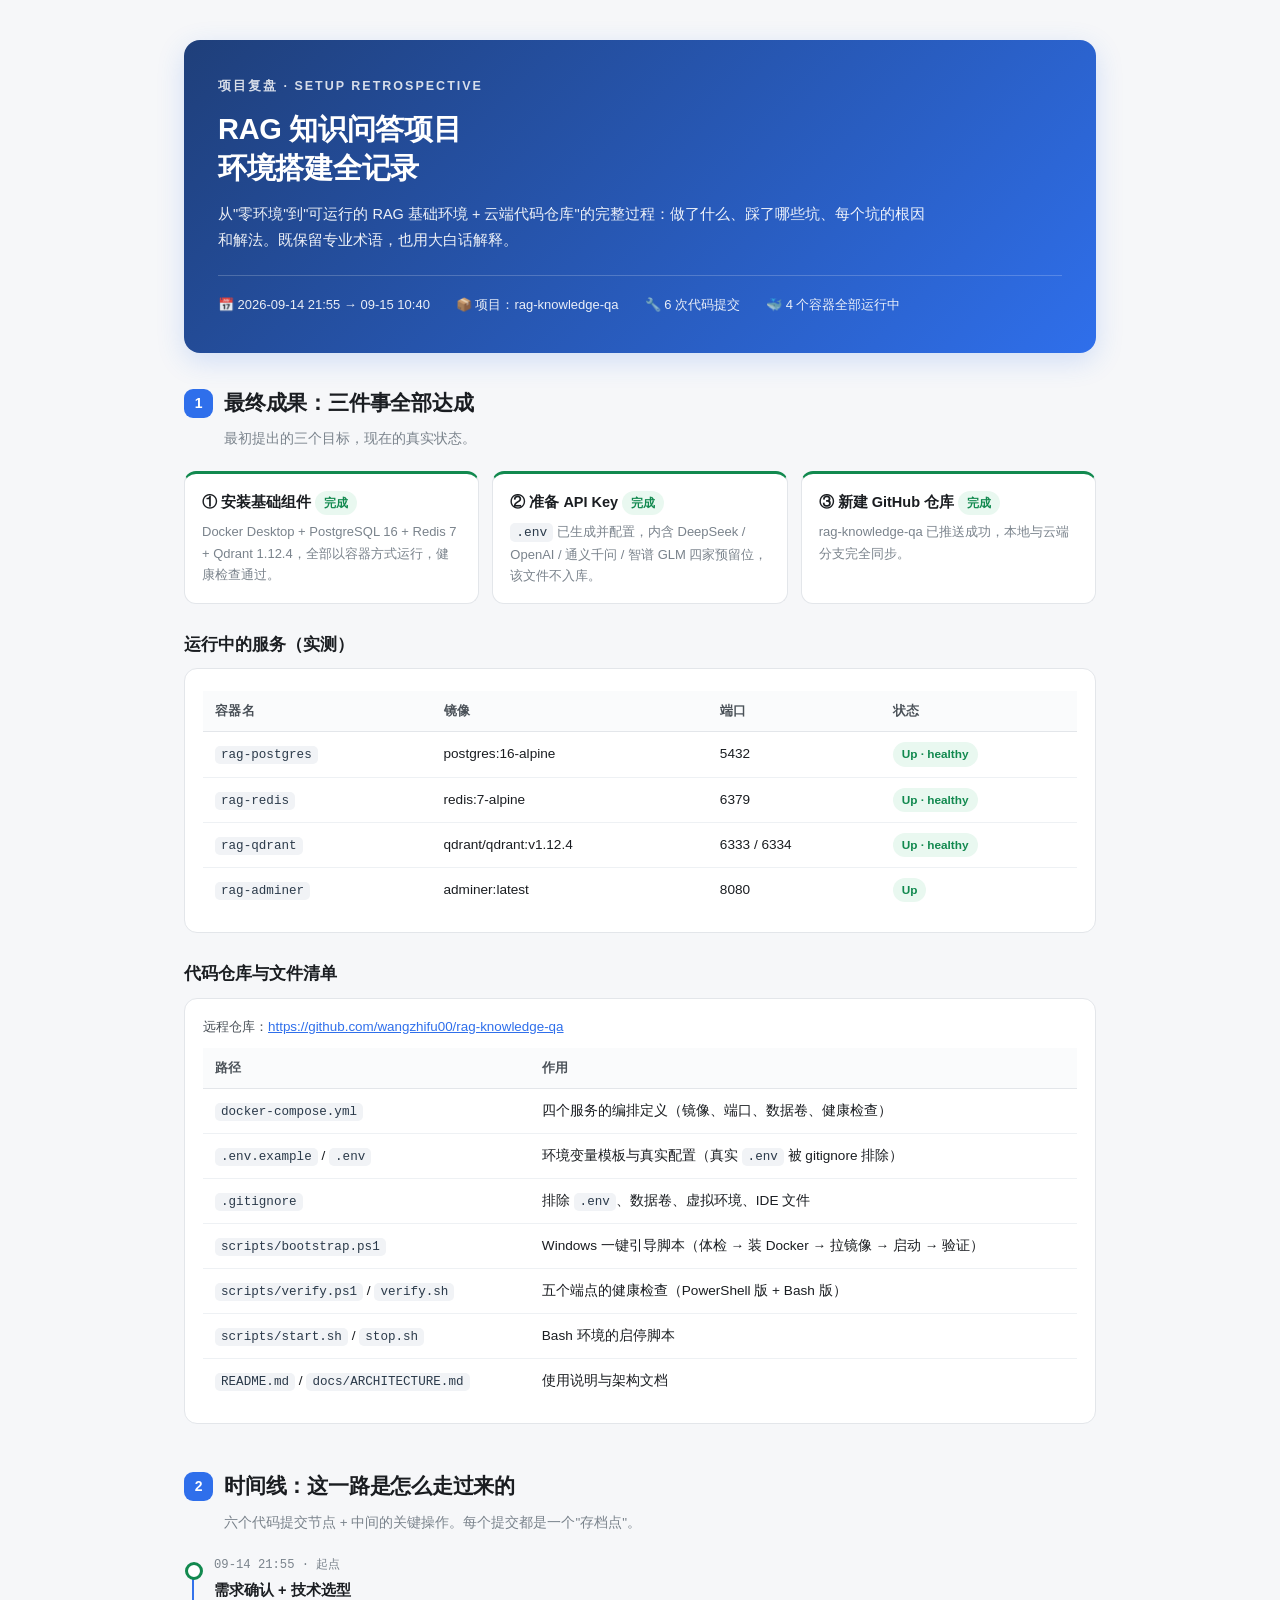
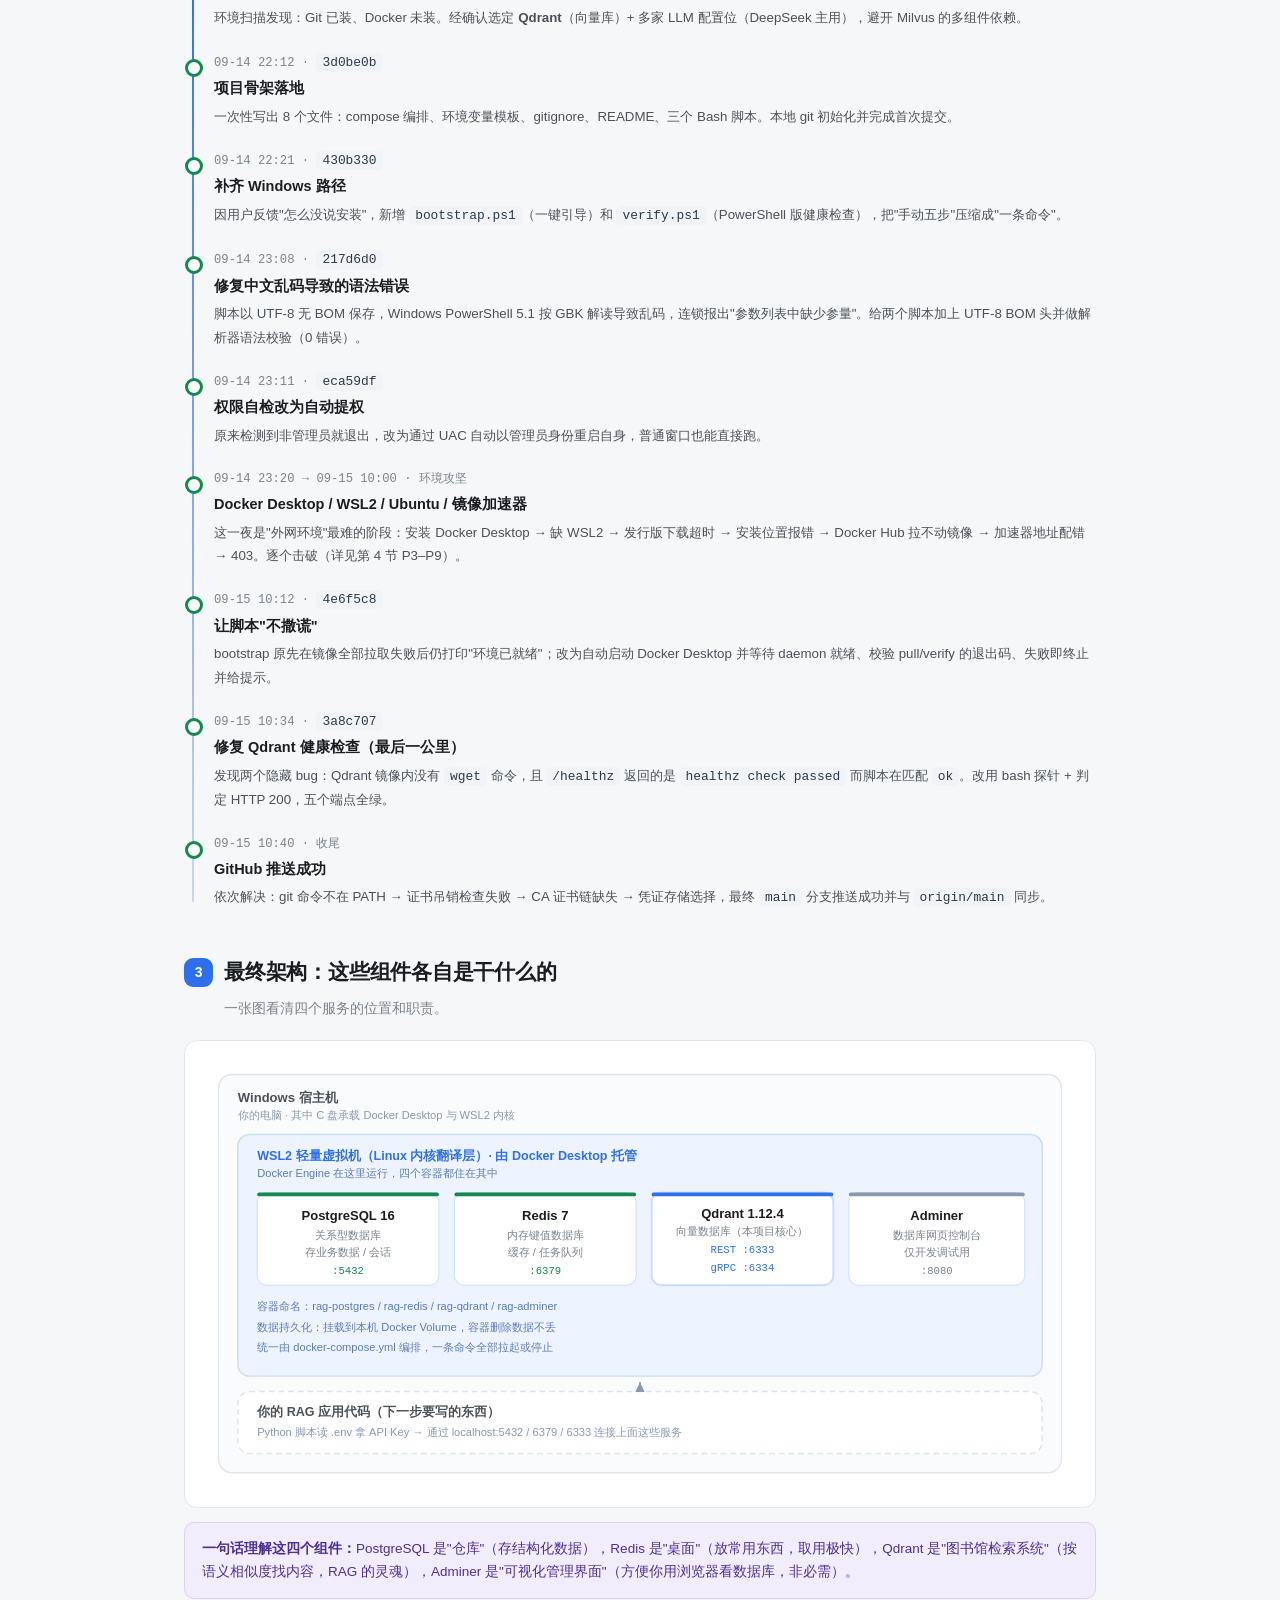
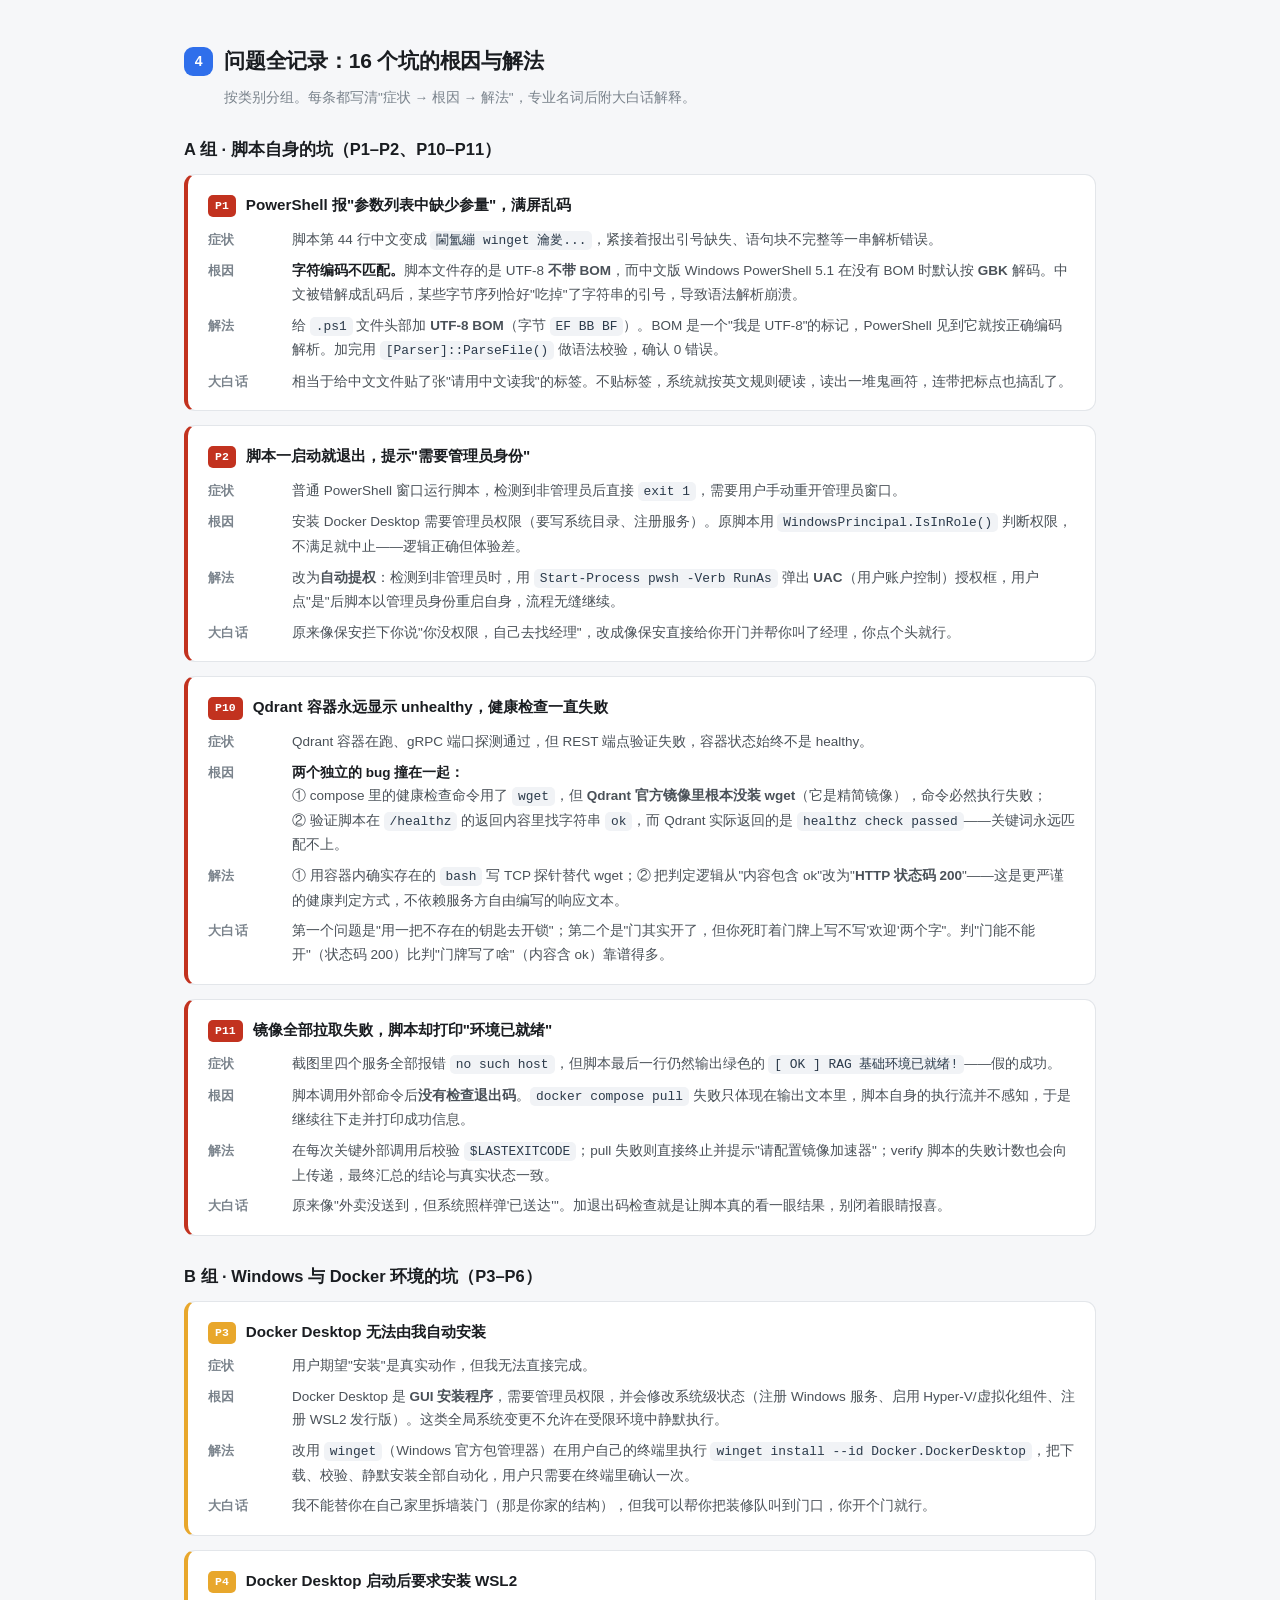
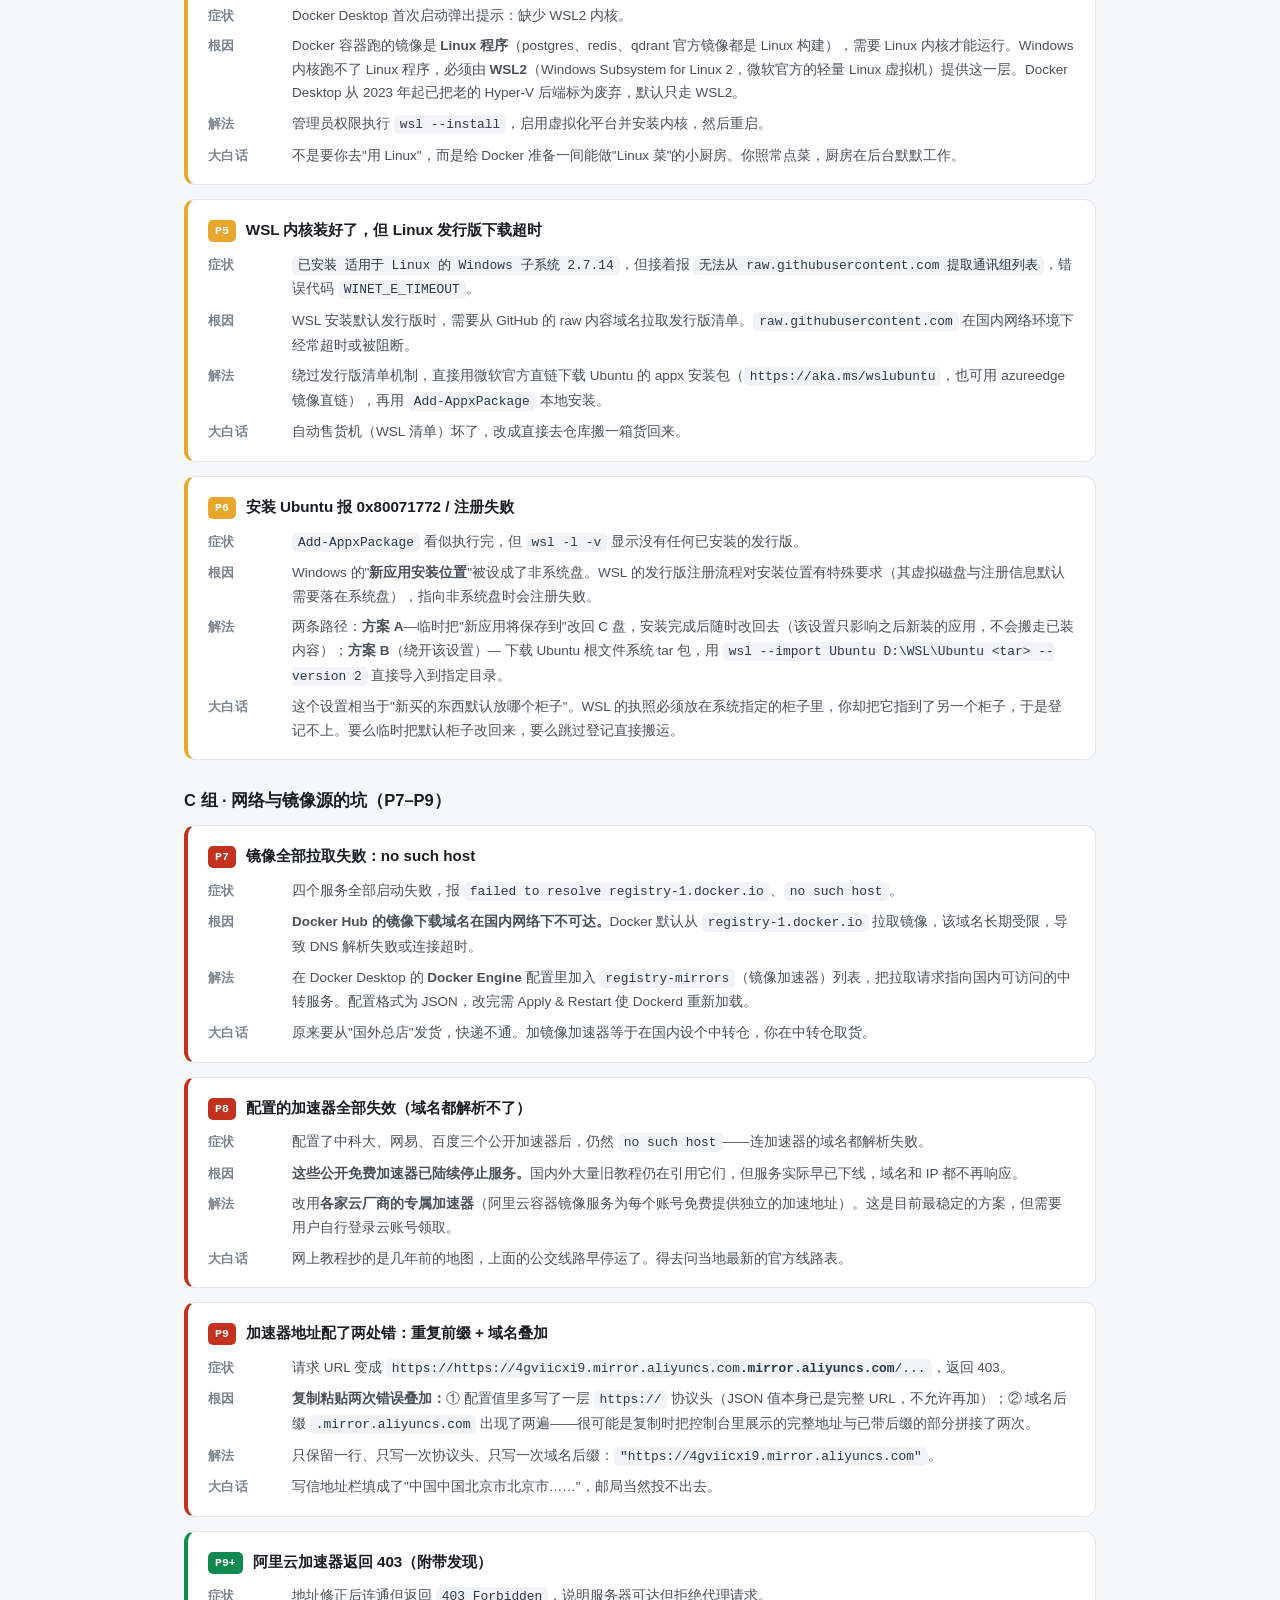
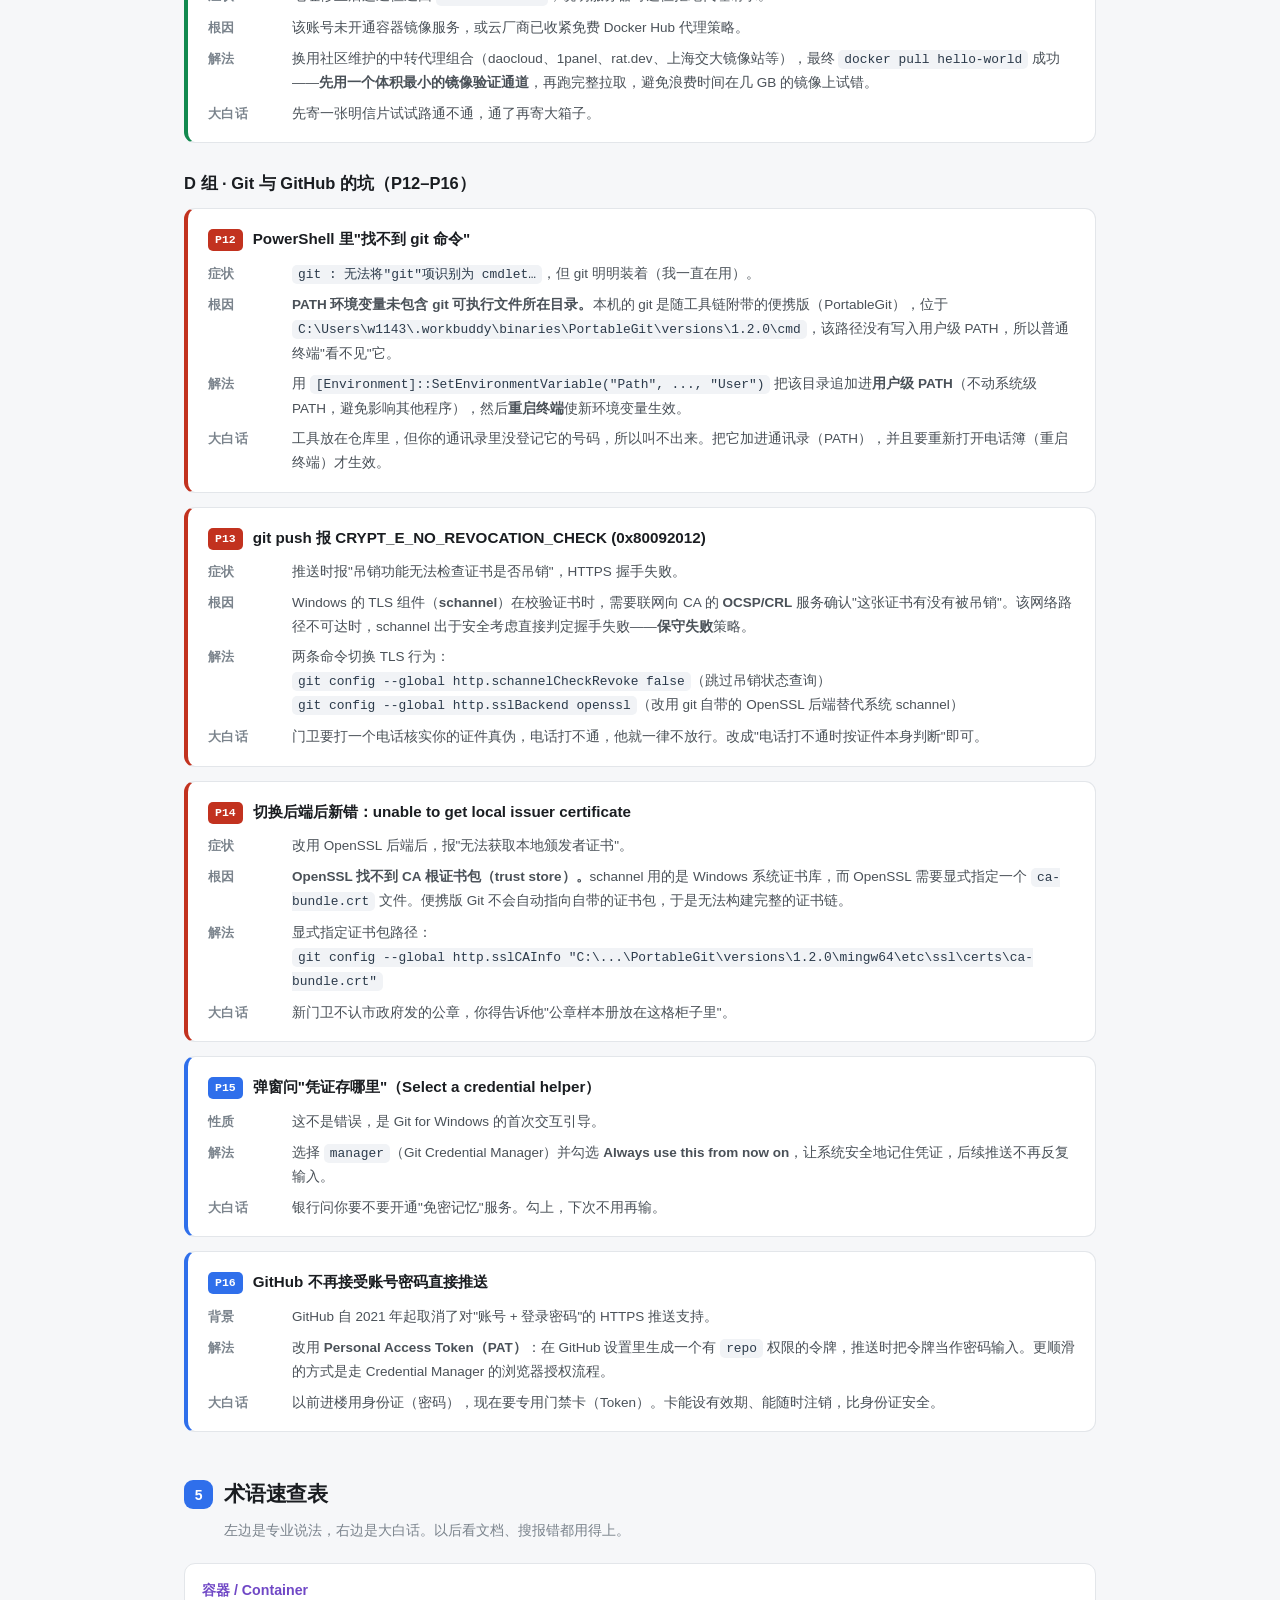
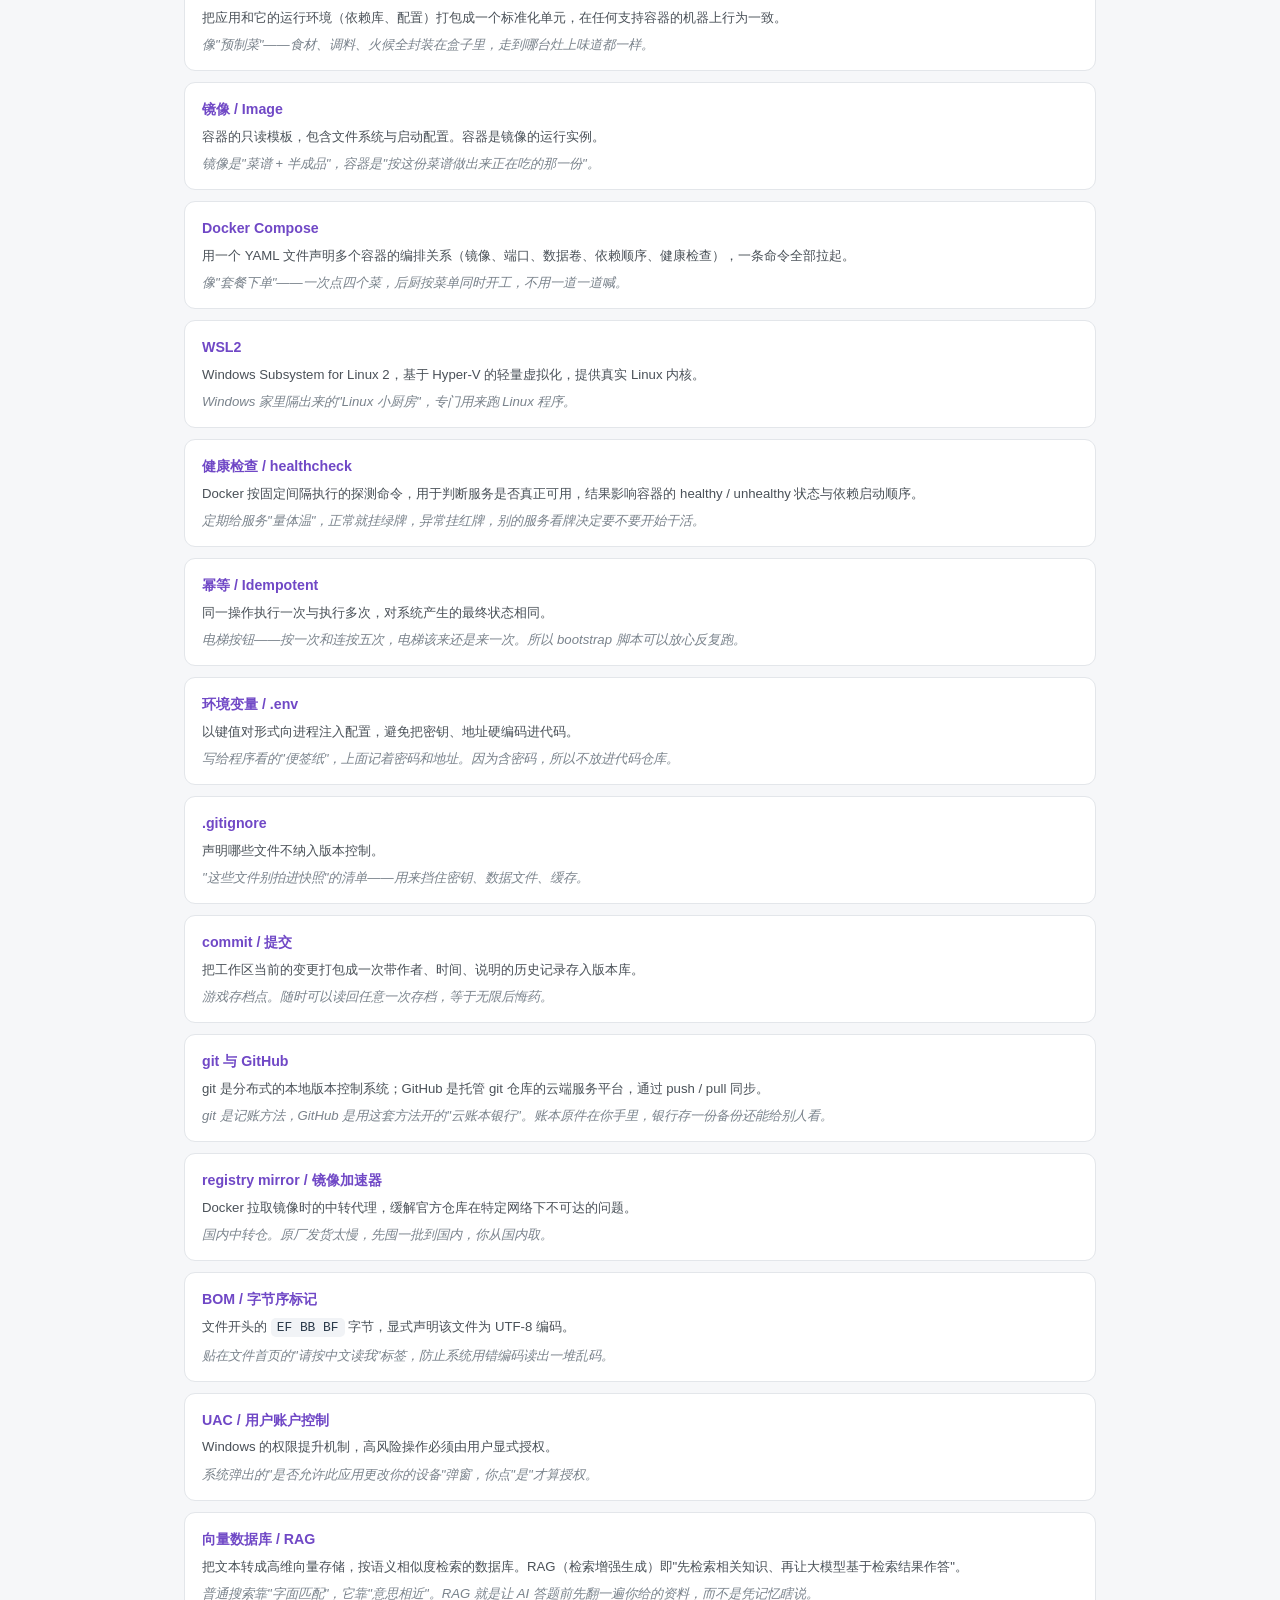
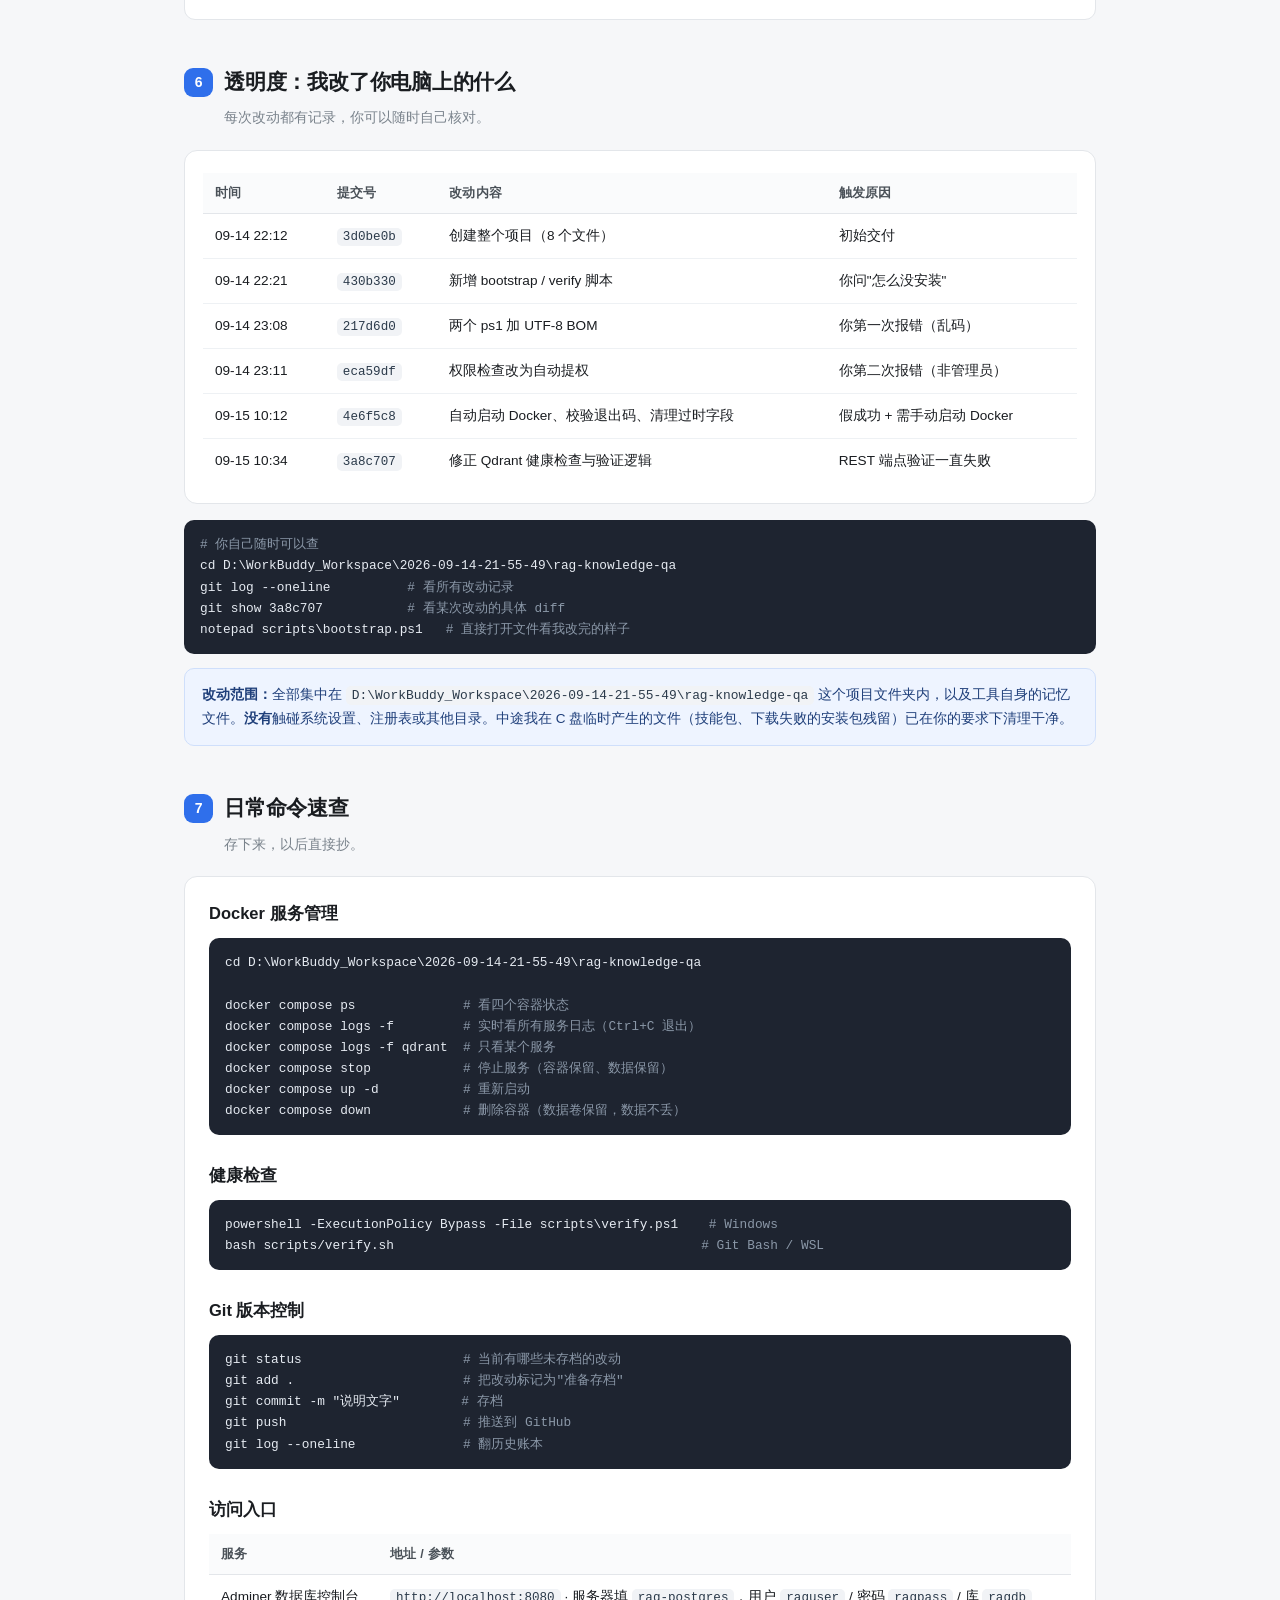
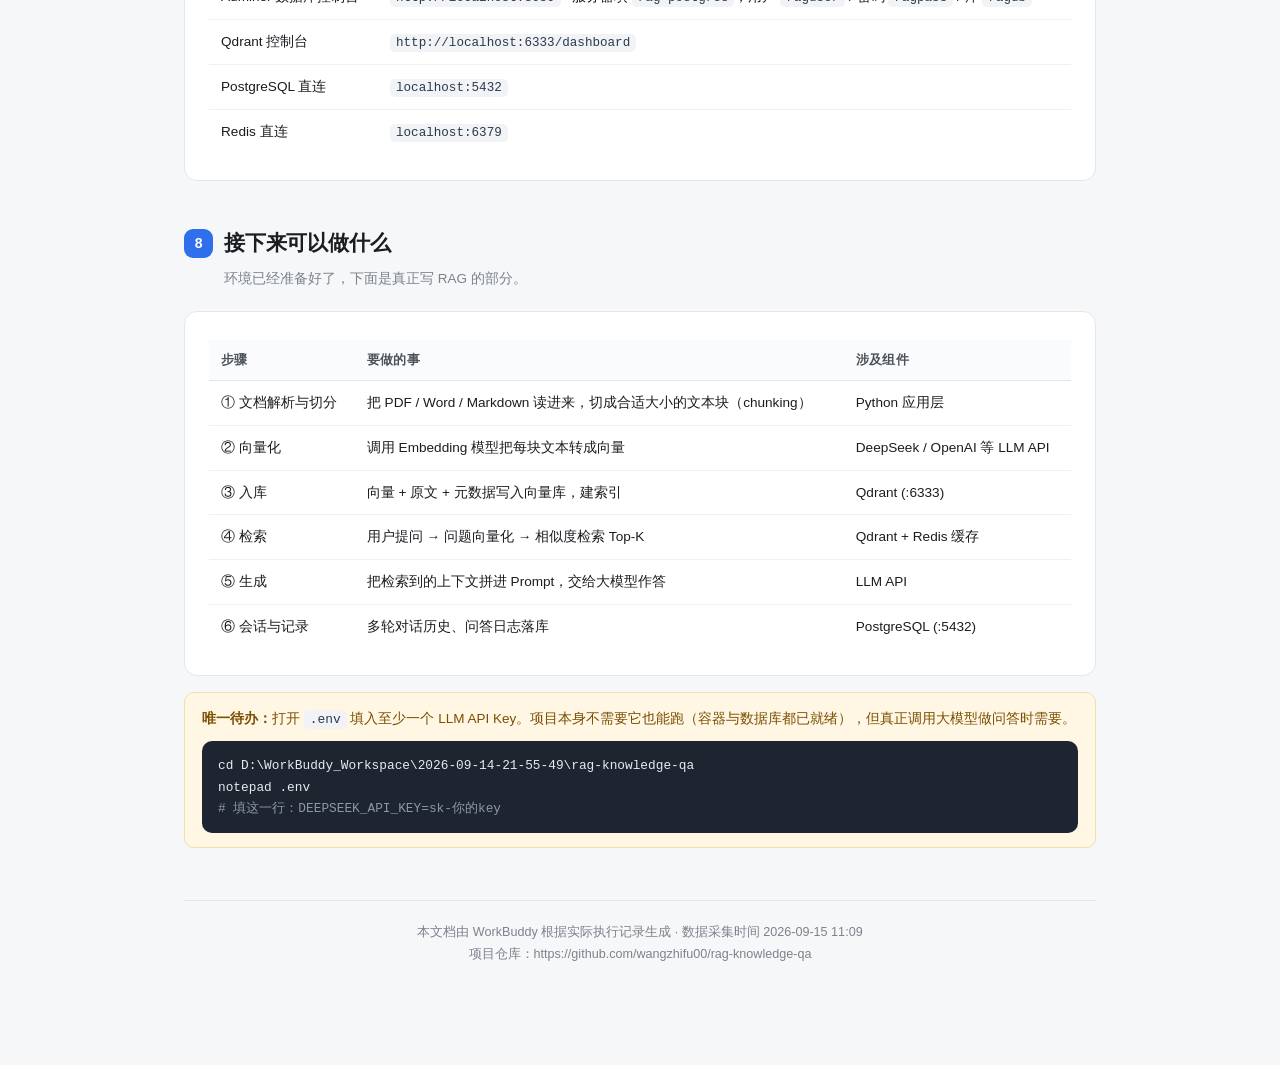
<file: docs/setup-retrospective.html>
<!DOCTYPE html>
<html lang="zh-CN">
<head>
<meta charset="UTF-8">
<meta name="viewport" content="width=device-width, initial-scale=1.0">
<title>RAG 知识问答项目 · 环境搭建全记录</title>
<style>
  :root{
    --bg:#f6f7f9;
    --panel:#ffffff;
    --panel-2:#fafbfc;
    --ink:#1a1d21;
    --ink-2:#4a5158;
    --ink-3:#7a838c;
    --line:#e3e6ea;
    --line-2:#eef1f4;
    --blue:#2f6feb;
    --blue-bg:#eef4ff;
    --green:#12894f;
    --green-bg:#e9f8f0;
    --amber:#9a6300;
    --amber-bg:#fff6e3;
    --red:#c2321f;
    --red-bg:#fdeeeb;
    --purple:#7048c6;
    --purple-bg:#f2edfd;
    --mono:"SFMono-Regular",Consolas,"Liberation Mono",Menlo,monospace;
  }
  *{box-sizing:border-box;}
  body{
    margin:0;
    background:var(--bg);
    color:var(--ink);
    font-family:-apple-system,BlinkMacSystemFont,"Segoe UI","PingFang SC","Hiragino Sans GB","Microsoft YaHei",sans-serif;
    line-height:1.75;
    font-size:15px;
    -webkit-font-smoothing:antialiased;
  }
  .wrap{max-width:960px;margin:0 auto;padding:40px 24px 100px;}

  /* ---------- header ---------- */
  header.hero{
    background:linear-gradient(135deg,#1f3f7a 0%,#2f6feb 100%);
    color:#fff;
    border-radius:16px;
    padding:36px 34px;
    margin-bottom:32px;
    box-shadow:0 8px 28px rgba(47,111,235,.18);
  }
  header.hero .kicker{
    font-size:12.5px;letter-spacing:.16em;text-transform:uppercase;
    opacity:.82;font-weight:600;margin-bottom:12px;
  }
  header.hero h1{margin:0 0 14px;font-size:29px;line-height:1.35;font-weight:700;letter-spacing:-.01em;}
  header.hero p{margin:0;opacity:.92;font-size:14.5px;max-width:720px;}
  header.hero .meta{
    margin-top:22px;padding-top:18px;border-top:1px solid rgba(255,255,255,.22);
    display:flex;flex-wrap:wrap;gap:10px 26px;font-size:13px;opacity:.9;
  }

  /* ---------- section ---------- */
  section{margin-bottom:44px;}
  h2{
    font-size:21px;margin:0 0 6px;font-weight:700;letter-spacing:-.01em;
    display:flex;align-items:center;gap:11px;
  }
  h2 .num{
    display:inline-flex;align-items:center;justify-content:center;
    width:29px;height:29px;border-radius:9px;background:var(--blue);color:#fff;
    font-size:14px;font-weight:700;flex:0 0 auto;
  }
  h2 + .sub{color:var(--ink-3);font-size:13.5px;margin:0 0 20px 40px;}
  h3{font-size:16.5px;margin:26px 0 10px;font-weight:700;}

  /* ---------- panel ---------- */
  .panel{
    background:var(--panel);border:1px solid var(--line);border-radius:13px;
    padding:22px 24px;margin-bottom:16px;
  }
  .panel.tight{padding:16px 18px;}

  /* ---------- table ---------- */
  table{width:100%;border-collapse:collapse;font-size:13.6px;margin:6px 0 4px;}
  th{
    text-align:left;padding:9px 12px;background:var(--panel-2);color:var(--ink-2);
    font-weight:600;font-size:12.6px;letter-spacing:.02em;border-bottom:1px solid var(--line);
  }
  td{padding:10px 12px;border-bottom:1px solid var(--line-2);vertical-align:top;}
  tr:last-child td{border-bottom:none;}
  td code,th code{font-size:12.6px;}

  code{
    font-family:var(--mono);font-size:12.9px;background:#f1f3f6;
    padding:2px 6px;border-radius:5px;color:#2b3a4a;
  }
  pre{
    background:#1e2430;color:#e6ebf2;border-radius:10px;padding:14px 16px;
    overflow-x:auto;font-family:var(--mono);font-size:12.8px;line-height:1.65;margin:10px 0;
  }
  pre code{background:none;padding:0;color:inherit;font-size:12.8px;}
  pre .c{color:#8b98a8;}
  pre .g{color:#7ddc9e;}
  pre .r{color:#f0958a;}

  /* ---------- badges ---------- */
  .badge{
    display:inline-block;padding:2px 9px;border-radius:20px;font-size:11.8px;
    font-weight:600;white-space:nowrap;line-height:1.7;
  }
  .b-green{background:var(--green-bg);color:var(--green);}
  .b-blue{background:var(--blue-bg);color:var(--blue);}
  .b-amber{background:var(--amber-bg);color:var(--amber);}
  .b-red{background:var(--red-bg);color:var(--red);}
  .b-purple{background:var(--purple-bg);color:var(--purple);}

  /* ---------- status cards ---------- */
  .cards{display:grid;grid-template-columns:repeat(auto-fit,minmax(210px,1fr));gap:13px;}
  .card{
    background:var(--panel);border:1px solid var(--line);border-radius:12px;
    padding:16px 17px;border-top:3px solid var(--green);
  }
  .card h4{margin:0 0 6px;font-size:14.5px;font-weight:700;}
  .card p{margin:0;font-size:13px;color:var(--ink-3);line-height:1.65;}

  /* ---------- timeline ---------- */
  .tl{position:relative;padding-left:30px;margin-top:10px;}
  .tl::before{
    content:"";position:absolute;left:8px;top:8px;bottom:8px;width:2px;
    background:linear-gradient(180deg,var(--blue),#c9d6ee);
    border-radius:2px;
  }
  .tl-item{position:relative;margin-bottom:22px;}
  .tl-item::before{
    content:"";position:absolute;left:-29px;top:7px;width:12px;height:12px;
    border-radius:50%;background:#fff;border:3px solid var(--blue);
  }
  .tl-item.done::before{border-color:var(--green);}
  .tl-time{font-family:var(--mono);font-size:12.2px;color:var(--ink-3);margin-bottom:2px;}
  .tl-title{font-weight:700;font-size:14.5px;margin-bottom:3px;}
  .tl-desc{font-size:13.3px;color:var(--ink-2);}

  /* ---------- problem card ---------- */
  .prob{
    background:var(--panel);border:1px solid var(--line);border-left:4px solid var(--red);
    border-radius:11px;padding:17px 20px;margin-bottom:14px;
  }
  .prob.warn{border-left-color:#e8a72c;}
  .prob.info{border-left-color:var(--blue);}
  .prob.good{border-left-color:var(--green);}
  .prob-head{display:flex;align-items:flex-start;gap:10px;margin-bottom:9px;flex-wrap:wrap;}
  .prob-head h4{margin:0;font-size:15.2px;font-weight:700;flex:1 1 auto;min-width:200px;}
  .prob-id{
    font-family:var(--mono);font-size:11.5px;font-weight:700;color:#fff;
    background:var(--red);padding:1px 7px;border-radius:5px;flex:0 0 auto;margin-top:3px;
  }
  .prob.warn .prob-id{background:#e8a72c;}
  .prob.info .prob-id{background:var(--blue);}
  .prob.good .prob-id{background:var(--green);}
  .row{display:flex;gap:10px;font-size:13.5px;margin-top:7px;}
  .row .lbl{
    flex:0 0 74px;font-weight:700;color:var(--ink-3);font-size:12.6px;
    padding-top:1px;letter-spacing:.02em;
  }
  .row .val{flex:1 1 auto;color:var(--ink-2);min-width:0;}
  .row .val strong{color:var(--ink);}

  /* ---------- callout ---------- */
  .note{
    background:var(--blue-bg);border:1px solid #cfdffb;border-radius:10px;
    padding:14px 17px;font-size:13.5px;color:#1f3f7a;margin:14px 0;
  }
  .note.warn{background:var(--amber-bg);border-color:#f2ddb0;color:#7a4f00;}
  .note.term{background:var(--purple-bg);border-color:#ddd0f7;color:#4c2f96;}
  .note b{font-weight:700;}

  /* ---------- glossary ---------- */
  .gloss{display:grid;gap:11px;}
  .gl{background:var(--panel);border:1px solid var(--line);border-radius:11px;padding:14px 17px;}
  .gl .term{font-weight:700;font-size:14.2px;color:var(--purple);margin-bottom:3px;}
  .gl .pro{font-size:13.2px;color:var(--ink-2);margin-bottom:4px;}
  .gl .plain{font-size:13.2px;color:var(--ink-3);font-style:italic;}

  /* ---------- arch diagram ---------- */
  .arch{background:var(--panel);border:1px solid var(--line);border-radius:13px;padding:20px;overflow-x:auto;}

  /* ---------- footer ---------- */
  footer{
    margin-top:52px;padding-top:20px;border-top:1px solid var(--line);
    font-size:12.6px;color:var(--ink-3);text-align:center;
  }

  @media (max-width:640px){
    .wrap{padding:24px 15px 70px;}
    header.hero{padding:26px 22px;}
    header.hero h1{font-size:22px;}
    h2 + .sub{margin-left:0;}
    .row{flex-direction:column;gap:2px;}
    .row .lbl{flex:none;}
    table{font-size:12.6px;}
    th,td{padding:8px 9px;}
  }
</style>
</head>
<body>
<div class="wrap">

<header class="hero">
  <div class="kicker">项目复盘 · Setup Retrospective</div>
  <h1>RAG 知识问答项目<br>环境搭建全记录</h1>
  <p>从"零环境"到"可运行的 RAG 基础环境 + 云端代码仓库"的完整过程：做了什么、踩了哪些坑、每个坑的根因和解法。既保留专业术语，也用大白话解释。</p>
  <div class="meta">
    <span>📅 2026-09-14 21:55 → 09-15 10:40</span>
    <span>📦 项目：rag-knowledge-qa</span>
    <span>🔧 6 次代码提交</span>
    <span>🐳 4 个容器全部运行中</span>
  </div>
</header>

<!-- ================= 1. 总览 ================= -->
<section>
  <h2><span class="num">1</span>最终成果：三件事全部达成</h2>
  <p class="sub">最初提出的三个目标，现在的真实状态。</p>

  <div class="cards">
    <div class="card">
      <h4>① 安装基础组件 <span class="badge b-green">完成</span></h4>
      <p>Docker Desktop + PostgreSQL 16 + Redis 7 + Qdrant 1.12.4，全部以容器方式运行，健康检查通过。</p>
    </div>
    <div class="card">
      <h4>② 准备 API Key <span class="badge b-green">完成</span></h4>
      <p><code>.env</code> 已生成并配置，内含 DeepSeek / OpenAI / 通义千问 / 智谱 GLM 四家预留位，该文件不入库。</p>
    </div>
    <div class="card">
      <h4>③ 新建 GitHub 仓库 <span class="badge b-green">完成</span></h4>
      <p>rag-knowledge-qa 已推送成功，本地与云端分支完全同步。</p>
    </div>
  </div>

  <h3>运行中的服务（实测）</h3>
  <div class="panel tight">
    <table>
      <thead><tr><th>容器名</th><th>镜像</th><th>端口</th><th>状态</th></tr></thead>
      <tbody>
        <tr><td><code>rag-postgres</code></td><td>postgres:16-alpine</td><td>5432</td><td><span class="badge b-green">Up · healthy</span></td></tr>
        <tr><td><code>rag-redis</code></td><td>redis:7-alpine</td><td>6379</td><td><span class="badge b-green">Up · healthy</span></td></tr>
        <tr><td><code>rag-qdrant</code></td><td>qdrant/qdrant:v1.12.4</td><td>6333 / 6334</td><td><span class="badge b-green">Up · healthy</span></td></tr>
        <tr><td><code>rag-adminer</code></td><td>adminer:latest</td><td>8080</td><td><span class="badge b-green">Up</span></td></tr>
      </tbody>
    </table>
  </div>

  <h3>代码仓库与文件清单</h3>
  <div class="panel tight">
    <p style="margin:0 0 10px;font-size:13.4px;color:var(--ink-2);">
      远程仓库：<a href="https://github.com/wangzhifu00/rag-knowledge-qa" style="color:var(--blue);">https://github.com/wangzhifu00/rag-knowledge-qa</a>
    </p>
    <table>
      <thead><tr><th>路径</th><th>作用</th></tr></thead>
      <tbody>
        <tr><td><code>docker-compose.yml</code></td><td>四个服务的编排定义（镜像、端口、数据卷、健康检查）</td></tr>
        <tr><td><code>.env.example</code> / <code>.env</code></td><td>环境变量模板与真实配置（真实 <code>.env</code> 被 gitignore 排除）</td></tr>
        <tr><td><code>.gitignore</code></td><td>排除 <code>.env</code>、数据卷、虚拟环境、IDE 文件</td></tr>
        <tr><td><code>scripts/bootstrap.ps1</code></td><td>Windows 一键引导脚本（体检 → 装 Docker → 拉镜像 → 启动 → 验证）</td></tr>
        <tr><td><code>scripts/verify.ps1</code> / <code>verify.sh</code></td><td>五个端点的健康检查（PowerShell 版 + Bash 版）</td></tr>
        <tr><td><code>scripts/start.sh</code> / <code>stop.sh</code></td><td>Bash 环境的启停脚本</td></tr>
        <tr><td><code>README.md</code> / <code>docs/ARCHITECTURE.md</code></td><td>使用说明与架构文档</td></tr>
      </tbody>
    </table>
  </div>
</section>

<!-- ================= 2. 时间线 ================= -->
<section>
  <h2><span class="num">2</span>时间线：这一路是怎么走过来的</h2>
  <p class="sub">六个代码提交节点 + 中间的关键操作。每个提交都是一个"存档点"。</p>

  <div class="tl">
    <div class="tl-item done">
      <div class="tl-time">09-14 21:55 · 起点</div>
      <div class="tl-title">需求确认 + 技术选型</div>
      <div class="tl-desc">环境扫描发现：Git 已装、Docker 未装。经确认选定 <b>Qdrant</b>（向量库）+ 多家 LLM 配置位（DeepSeek 主用），避开 Milvus 的多组件依赖。</div>
    </div>
    <div class="tl-item done">
      <div class="tl-time">09-14 22:12 · <code>3d0be0b</code></div>
      <div class="tl-title">项目骨架落地</div>
      <div class="tl-desc">一次性写出 8 个文件：compose 编排、环境变量模板、gitignore、README、三个 Bash 脚本。本地 git 初始化并完成首次提交。</div>
    </div>
    <div class="tl-item done">
      <div class="tl-time">09-14 22:21 · <code>430b330</code></div>
      <div class="tl-title">补齐 Windows 路径</div>
      <div class="tl-desc">因用户反馈"怎么没说安装"，新增 <code>bootstrap.ps1</code>（一键引导）和 <code>verify.ps1</code>（PowerShell 版健康检查），把"手动五步"压缩成"一条命令"。</div>
    </div>
    <div class="tl-item done">
      <div class="tl-time">09-14 23:08 · <code>217d6d0</code></div>
      <div class="tl-title">修复中文乱码导致的语法错误</div>
      <div class="tl-desc">脚本以 UTF-8 无 BOM 保存，Windows PowerShell 5.1 按 GBK 解读导致乱码，连锁报出"参数列表中缺少参量"。给两个脚本加上 UTF-8 BOM 头并做解析器语法校验（0 错误）。</div>
    </div>
    <div class="tl-item done">
      <div class="tl-time">09-14 23:11 · <code>eca59df</code></div>
      <div class="tl-title">权限自检改为自动提权</div>
      <div class="tl-desc">原来检测到非管理员就退出，改为通过 UAC 自动以管理员身份重启自身，普通窗口也能直接跑。</div>
    </div>
    <div class="tl-item done">
      <div class="tl-time">09-14 23:20 → 09-15 10:00 · 环境攻坚</div>
      <div class="tl-title">Docker Desktop / WSL2 / Ubuntu / 镜像加速器</div>
      <div class="tl-desc">这一夜是"外网环境"最难的阶段：安装 Docker Desktop → 缺 WSL2 → 发行版下载超时 → 安装位置报错 → Docker Hub 拉不动镜像 → 加速器地址配错 → 403。逐个击破（详见第 4 节 P3–P9）。</div>
    </div>
    <div class="tl-item done">
      <div class="tl-time">09-15 10:12 · <code>4e6f5c8</code></div>
      <div class="tl-title">让脚本"不撒谎"</div>
      <div class="tl-desc">bootstrap 原先在镜像全部拉取失败后仍打印"环境已就绪"；改为自动启动 Docker Desktop 并等待 daemon 就绪、校验 pull/verify 的退出码、失败即终止并给提示。</div>
    </div>
    <div class="tl-item done">
      <div class="tl-time">09-15 10:34 · <code>3a8c707</code></div>
      <div class="tl-title">修复 Qdrant 健康检查（最后一公里）</div>
      <div class="tl-desc">发现两个隐藏 bug：Qdrant 镜像内没有 <code>wget</code> 命令，且 <code>/healthz</code> 返回的是 <code>healthz check passed</code> 而脚本在匹配 <code>ok</code>。改用 bash 探针 + 判定 HTTP 200，五个端点全绿。</div>
    </div>
    <div class="tl-item done">
      <div class="tl-time">09-15 10:40 · 收尾</div>
      <div class="tl-title">GitHub 推送成功</div>
      <div class="tl-desc">依次解决：git 命令不在 PATH → 证书吊销检查失败 → CA 证书链缺失 → 凭证存储选择，最终 <code>main</code> 分支推送成功并与 <code>origin/main</code> 同步。</div>
    </div>
  </div>
</section>

<!-- ================= 3. 最终架构 ================= -->
<section>
  <h2><span class="num">3</span>最终架构：这些组件各自是干什么的</h2>
  <p class="sub">一张图看清四个服务的位置和职责。</p>

  <div class="arch">
    <svg viewBox="0 0 900 440" width="100%" style="max-width:900px;display:block;margin:0 auto;" xmlns="http://www.w3.org/2000/svg">
      <defs>
        <marker id="ar" markerWidth="9" markerHeight="9" refX="7" refY="3.2" orient="auto">
          <path d="M0,0 L7,3.2 L0,6.4 z" fill="#8a99ad"/>
        </marker>
      </defs>

      <!-- 宿主机边框 -->
      <rect x="14" y="14" width="872" height="412" rx="14" fill="#fafbfc" stroke="#dfe4ea" stroke-width="1.5"/>
      <text x="34" y="42" font-family="Segoe UI, sans-serif" font-size="13.5" font-weight="700" fill="#4a5158">Windows 宿主机</text>
      <text x="34" y="60" font-family="Segoe UI, sans-serif" font-size="11.5" fill="#8a99ad">你的电脑 · 其中 C 盘承载 Docker Desktop 与 WSL2 内核</text>

      <!-- WSL2 容器区 -->
      <rect x="34" y="76" width="832" height="250" rx="12" fill="#eef4ff" stroke="#c9dcfa" stroke-width="1.5"/>
      <text x="54" y="102" font-family="Segoe UI, sans-serif" font-size="13" font-weight="700" fill="#2f6feb">WSL2 轻量虚拟机（Linux 内核翻译层）· 由 Docker Desktop 托管</text>
      <text x="54" y="120" font-family="Segoe UI, sans-serif" font-size="11.5" fill="#5b7bb5">Docker Engine 在这里运行，四个容器都住在其中</text>

      <!-- 四个容器 -->
      <g font-family="Segoe UI, sans-serif">
        <!-- postgres -->
        <rect x="54" y="136" width="188" height="96" rx="10" fill="#ffffff" stroke="#c9dcfa"/>
        <rect x="54" y="136" width="188" height="4" rx="2" fill="#12894f"/>
        <text x="148" y="164" text-anchor="middle" font-size="13.5" font-weight="700" fill="#1a1d21">PostgreSQL 16</text>
        <text x="148" y="184" text-anchor="middle" font-size="11.5" fill="#7a838c">关系型数据库</text>
        <text x="148" y="202" text-anchor="middle" font-size="11.5" fill="#7a838c">存业务数据 / 会话</text>
        <text x="148" y="220" text-anchor="middle" font-size="11" font-family="Consolas, monospace" fill="#12894f">:5432</text>

        <!-- redis -->
        <rect x="258" y="136" width="188" height="96" rx="10" fill="#ffffff" stroke="#c9dcfa"/>
        <rect x="258" y="136" width="188" height="4" rx="2" fill="#12894f"/>
        <text x="352" y="164" text-anchor="middle" font-size="13.5" font-weight="700" fill="#1a1d21">Redis 7</text>
        <text x="352" y="184" text-anchor="middle" font-size="11.5" fill="#7a838c">内存键值数据库</text>
        <text x="352" y="202" text-anchor="middle" font-size="11.5" fill="#7a838c">缓存 / 任务队列</text>
        <text x="352" y="220" text-anchor="middle" font-size="11" font-family="Consolas, monospace" fill="#12894f">:6379</text>

        <!-- qdrant -->
        <rect x="462" y="136" width="188" height="96" rx="10" fill="#ffffff" stroke="#c9dcfa" stroke-width="2"/>
        <rect x="462" y="136" width="188" height="4" rx="2" fill="#2f6feb"/>
        <text x="556" y="162" text-anchor="middle" font-size="13.5" font-weight="700" fill="#1a1d21">Qdrant 1.12.4</text>
        <text x="556" y="180" text-anchor="middle" font-size="11.5" fill="#7a838c">向量数据库（本项目核心）</text>
        <text x="556" y="199" text-anchor="middle" font-size="11" font-family="Consolas, monospace" fill="#2f6feb">REST :6333</text>
        <text x="556" y="217" text-anchor="middle" font-size="11" font-family="Consolas, monospace" fill="#2f6feb">gRPC :6334</text>

        <!-- adminer -->
        <rect x="666" y="136" width="182" height="96" rx="10" fill="#ffffff" stroke="#c9dcfa"/>
        <rect x="666" y="136" width="182" height="4" rx="2" fill="#8a99ad"/>
        <text x="757" y="164" text-anchor="middle" font-size="13.5" font-weight="700" fill="#1a1d21">Adminer</text>
        <text x="757" y="184" text-anchor="middle" font-size="11.5" fill="#7a838c">数据库网页控制台</text>
        <text x="757" y="202" text-anchor="middle" font-size="11.5" fill="#7a838c">仅开发调试用</text>
        <text x="757" y="220" text-anchor="middle" font-size="11" font-family="Consolas, monospace" fill="#7a838c">:8080</text>

        <!-- 容器标签 -->
        <text x="54" y="258" font-size="11.5" fill="#5b7bb5">容器命名：rag-postgres / rag-redis / rag-qdrant / rag-adminer</text>
        <text x="54" y="279" font-size="11.5" fill="#5b7bb5">数据持久化：挂载到本机 Docker Volume，容器删除数据不丢</text>
        <text x="54" y="300" font-size="11.5" fill="#5b7bb5">统一由 docker-compose.yml 编排，一条命令全部拉起或停止</text>
      </g>

      <!-- 你的项目代码 -->
      <rect x="34" y="342" width="832" height="64" rx="12" fill="#ffffff" stroke="#dfe4ea" stroke-width="1.5" stroke-dasharray="6 4"/>
      <text x="54" y="367" font-family="Segoe UI, sans-serif" font-size="13" font-weight="700" fill="#4a5158">你的 RAG 应用代码（下一步要写的东西）</text>
      <text x="54" y="388" font-family="Segoe UI, sans-serif" font-size="11.5" fill="#8a99ad">Python 脚本读 .env 拿 API Key → 通过 localhost:5432 / 6379 / 6333 连接上面这些服务</text>

      <!-- 箭头 -->
      <line x1="450" y1="336" x2="450" y2="332" stroke="#8a99ad" stroke-width="1.5" marker-end="url(#ar)"/>
    </svg>
  </div>

  <div class="note term">
    <b>一句话理解这四个组件：</b>PostgreSQL 是"仓库"（存结构化数据），Redis 是"桌面"（放常用东西，取用极快），Qdrant 是"图书馆检索系统"（按语义相似度找内容，RAG 的灵魂），Adminer 是"可视化管理界面"（方便你用浏览器看数据库，非必需）。
  </div>
</section>

<!-- ================= 4. 问题全记录 ================= -->
<section>
  <h2><span class="num">4</span>问题全记录：16 个坑的根因与解法</h2>
  <p class="sub">按类别分组。每条都写清"症状 → 根因 → 解法"，专业名词后附大白话解释。</p>

  <h3>A 组 · 脚本自身的坑（P1–P2、P10–P11）</h3>

  <div class="prob">
    <div class="prob-head"><span class="prob-id">P1</span><h4>PowerShell 报"参数列表中缺少参量"，满屏乱码</h4></div>
    <div class="row"><div class="lbl">症状</div><div class="val">脚本第 44 行中文变成 <code>閫氳繃 winget 瀹夎...</code>，紧接着报出引号缺失、语句块不完整等一串解析错误。</div></div>
    <div class="row"><div class="lbl">根因</div><div class="val"><strong>字符编码不匹配。</strong>脚本文件存的是 UTF-8 <b>不带 BOM</b>，而中文版 Windows PowerShell 5.1 在没有 BOM 时默认按 <b>GBK</b> 解码。中文被错解成乱码后，某些字节序列恰好"吃掉"了字符串的引号，导致语法解析崩溃。</div></div>
    <div class="row"><div class="lbl">解法</div><div class="val">给 <code>.ps1</code> 文件头部加 <b>UTF-8 BOM</b>（字节 <code>EF BB BF</code>）。BOM 是一个"我是 UTF-8"的标记，PowerShell 见到它就按正确编码解析。加完用 <code>[Parser]::ParseFile()</code> 做语法校验，确认 0 错误。</div></div>
    <div class="row"><div class="lbl">大白话</div><div class="val">相当于给中文文件贴了张"请用中文读我"的标签。不贴标签，系统就按英文规则硬读，读出一堆鬼画符，连带把标点也搞乱了。</div></div>
  </div>

  <div class="prob">
    <div class="prob-head"><span class="prob-id">P2</span><h4>脚本一启动就退出，提示"需要管理员身份"</h4></div>
    <div class="row"><div class="lbl">症状</div><div class="val">普通 PowerShell 窗口运行脚本，检测到非管理员后直接 <code>exit 1</code>，需要用户手动重开管理员窗口。</div></div>
    <div class="row"><div class="lbl">根因</div><div class="val">安装 Docker Desktop 需要管理员权限（要写系统目录、注册服务）。原脚本用 <code>WindowsPrincipal.IsInRole()</code> 判断权限，不满足就中止——逻辑正确但体验差。</div></div>
    <div class="row"><div class="lbl">解法</div><div class="val">改为<b>自动提权</b>：检测到非管理员时，用 <code>Start-Process pwsh -Verb RunAs</code> 弹出 <b>UAC</b>（用户账户控制）授权框，用户点"是"后脚本以管理员身份重启自身，流程无缝继续。</div></div>
    <div class="row"><div class="lbl">大白话</div><div class="val">原来像保安拦下你说"你没权限，自己去找经理"，改成像保安直接给你开门并帮你叫了经理，你点个头就行。</div></div>
  </div>

  <div class="prob">
    <div class="prob-head"><span class="prob-id">P10</span><h4>Qdrant 容器永远显示 unhealthy，健康检查一直失败</h4></div>
    <div class="row"><div class="lbl">症状</div><div class="val">Qdrant 容器在跑、gRPC 端口探测通过，但 REST 端点验证失败，容器状态始终不是 healthy。</div></div>
    <div class="row"><div class="lbl">根因</div><div class="val"><strong>两个独立的 bug 撞在一起：</strong><br>
      ① compose 里的健康检查命令用了 <code>wget</code>，但 <b>Qdrant 官方镜像里根本没装 wget</b>（它是精简镜像），命令必然执行失败；<br>
      ② 验证脚本在 <code>/healthz</code> 的返回内容里找字符串 <code>ok</code>，而 Qdrant 实际返回的是 <code>healthz check passed</code>——关键词永远匹配不上。</div></div>
    <div class="row"><div class="lbl">解法</div><div class="val">① 用容器内确实存在的 <code>bash</code> 写 TCP 探针替代 wget；② 把判定逻辑从"内容包含 ok"改为"<b>HTTP 状态码 200</b>"——这是更严谨的健康判定方式，不依赖服务方自由编写的响应文本。</div></div>
    <div class="row"><div class="lbl">大白话</div><div class="val">第一个问题是"用一把不存在的钥匙去开锁"；第二个是"门其实开了，但你死盯着门牌上写不写'欢迎'两个字"。判"门能不能开"（状态码 200）比判"门牌写了啥"（内容含 ok）靠谱得多。</div></div>
  </div>

  <div class="prob">
    <div class="prob-head"><span class="prob-id">P11</span><h4>镜像全部拉取失败，脚本却打印"环境已就绪"</h4></div>
    <div class="row"><div class="lbl">症状</div><div class="val">截图里四个服务全部报错 <code>no such host</code>，但脚本最后一行仍然输出绿色的 <code>[ OK ] RAG 基础环境已就绪!</code>——假的成功。</div></div>
    <div class="row"><div class="lbl">根因</div><div class="val">脚本调用外部命令后<b>没有检查退出码</b>。<code>docker compose pull</code> 失败只体现在输出文本里，脚本自身的执行流并不感知，于是继续往下走并打印成功信息。</div></div>
    <div class="row"><div class="lbl">解法</div><div class="val">在每次关键外部调用后校验 <code>$LASTEXITCODE</code>；pull 失败则直接终止并提示"请配置镜像加速器"；verify 脚本的失败计数也会向上传递，最终汇总的结论与真实状态一致。</div></div>
    <div class="row"><div class="lbl">大白话</div><div class="val">原来像"外卖没送到，但系统照样弹'已送达'"。加退出码检查就是让脚本真的看一眼结果，别闭着眼睛报喜。</div></div>
  </div>

  <h3>B 组 · Windows 与 Docker 环境的坑（P3–P6）</h3>

  <div class="prob warn">
    <div class="prob-head"><span class="prob-id">P3</span><h4>Docker Desktop 无法由我自动安装</h4></div>
    <div class="row"><div class="lbl">症状</div><div class="val">用户期望"安装"是真实动作，但我无法直接完成。</div></div>
    <div class="row"><div class="lbl">根因</div><div class="val">Docker Desktop 是 <b>GUI 安装程序</b>，需要管理员权限，并会修改系统级状态（注册 Windows 服务、启用 Hyper-V/虚拟化组件、注册 WSL2 发行版）。这类全局系统变更不允许在受限环境中静默执行。</div></div>
    <div class="row"><div class="lbl">解法</div><div class="val">改用 <code>winget</code>（Windows 官方包管理器）在用户自己的终端里执行 <code>winget install --id Docker.DockerDesktop</code>，把下载、校验、静默安装全部自动化，用户只需要在终端里确认一次。</div></div>
    <div class="row"><div class="lbl">大白话</div><div class="val">我不能替你在自己家里拆墙装门（那是你家的结构），但我可以帮你把装修队叫到门口，你开个门就行。</div></div>
  </div>

  <div class="prob warn">
    <div class="prob-head"><span class="prob-id">P4</span><h4>Docker Desktop 启动后要求安装 WSL2</h4></div>
    <div class="row"><div class="lbl">症状</div><div class="val">Docker Desktop 首次启动弹出提示：缺少 WSL2 内核。</div></div>
    <div class="row"><div class="lbl">根因</div><div class="val">Docker 容器跑的镜像是 <b>Linux 程序</b>（postgres、redis、qdrant 官方镜像都是 Linux 构建），需要 Linux 内核才能运行。Windows 内核跑不了 Linux 程序，必须由 <b>WSL2</b>（Windows Subsystem for Linux 2，微软官方的轻量 Linux 虚拟机）提供这一层。Docker Desktop 从 2023 年起已把老的 Hyper-V 后端标为废弃，默认只走 WSL2。</div></div>
    <div class="row"><div class="lbl">解法</div><div class="val">管理员权限执行 <code>wsl --install</code>，启用虚拟化平台并安装内核，然后重启。</div></div>
    <div class="row"><div class="lbl">大白话</div><div class="val">不是要你去"用 Linux"，而是给 Docker 准备一间能做"Linux 菜"的小厨房。你照常点菜，厨房在后台默默工作。</div></div>
  </div>

  <div class="prob warn">
    <div class="prob-head"><span class="prob-id">P5</span><h4>WSL 内核装好了，但 Linux 发行版下载超时</h4></div>
    <div class="row"><div class="lbl">症状</div><div class="val"><code>已安装 适用于 Linux 的 Windows 子系统 2.7.14</code>，但接着报 <code>无法从 raw.githubusercontent.com 提取通讯组列表</code>，错误代码 <code>WINET_E_TIMEOUT</code>。</div></div>
    <div class="row"><div class="lbl">根因</div><div class="val">WSL 安装默认发行版时，需要从 GitHub 的 raw 内容域名拉取发行版清单。<code>raw.githubusercontent.com</code> 在国内网络环境下经常超时或被阻断。</div></div>
    <div class="row"><div class="lbl">解法</div><div class="val">绕过发行版清单机制，直接用微软官方直链下载 Ubuntu 的 appx 安装包（<code>https://aka.ms/wslubuntu</code>，也可用 azureedge 镜像直链），再用 <code>Add-AppxPackage</code> 本地安装。</div></div>
    <div class="row"><div class="lbl">大白话</div><div class="val">自动售货机（WSL 清单）坏了，改成直接去仓库搬一箱货回来。</div></div>
  </div>

  <div class="prob warn">
    <div class="prob-head"><span class="prob-id">P6</span><h4>安装 Ubuntu 报 0x80071772 / 注册失败</h4></div>
    <div class="row"><div class="lbl">症状</div><div class="val"><code>Add-AppxPackage</code> 看似执行完，但 <code>wsl -l -v</code> 显示没有任何已安装的发行版。</div></div>
    <div class="row"><div class="lbl">根因</div><div class="val">Windows 的"<b>新应用安装位置</b>"被设成了非系统盘。WSL 的发行版注册流程对安装位置有特殊要求（其虚拟磁盘与注册信息默认需要落在系统盘），指向非系统盘时会注册失败。</div></div>
    <div class="row"><div class="lbl">解法</div><div class="val">两条路径：<b>方案 A</b>—临时把"新应用将保存到"改回 C 盘，安装完成后随时改回去（该设置只影响之后新装的应用，不会搬走已装内容）；<b>方案 B</b>（绕开该设置）— 下载 Ubuntu 根文件系统 tar 包，用 <code>wsl --import Ubuntu D:\WSL\Ubuntu &lt;tar&gt; --version 2</code> 直接导入到指定目录。</div></div>
    <div class="row"><div class="lbl">大白话</div><div class="val">这个设置相当于"新买的东西默认放哪个柜子"。WSL 的执照必须放在系统指定的柜子里，你却把它指到了另一个柜子，于是登记不上。要么临时把默认柜子改回来，要么跳过登记直接搬运。</div></div>
  </div>

  <h3>C 组 · 网络与镜像源的坑（P7–P9）</h3>

  <div class="prob">
    <div class="prob-head"><span class="prob-id">P7</span><h4>镜像全部拉取失败：no such host</h4></div>
    <div class="row"><div class="lbl">症状</div><div class="val">四个服务全部启动失败，报 <code>failed to resolve registry-1.docker.io</code>、<code>no such host</code>。</div></div>
    <div class="row"><div class="lbl">根因</div><div class="val"><b>Docker Hub 的镜像下载域名在国内网络下不可达。</b>Docker 默认从 <code>registry-1.docker.io</code> 拉取镜像，该域名长期受限，导致 DNS 解析失败或连接超时。</div></div>
    <div class="row"><div class="lbl">解法</div><div class="val">在 Docker Desktop 的 <b>Docker Engine</b> 配置里加入 <code>registry-mirrors</code>（镜像加速器）列表，把拉取请求指向国内可访问的中转服务。配置格式为 JSON，改完需 Apply &amp; Restart 使 Dockerd 重新加载。</div></div>
    <div class="row"><div class="lbl">大白话</div><div class="val">原来要从"国外总店"发货，快递不通。加镜像加速器等于在国内设个中转仓，你在中转仓取货。</div></div>
  </div>

  <div class="prob">
    <div class="prob-head"><span class="prob-id">P8</span><h4>配置的加速器全部失效（域名都解析不了）</h4></div>
    <div class="row"><div class="lbl">症状</div><div class="val">配置了中科大、网易、百度三个公开加速器后，仍然 <code>no such host</code>——连加速器的域名都解析失败。</div></div>
    <div class="row"><div class="lbl">根因</div><div class="val"><b>这些公开免费加速器已陆续停止服务。</b>国内外大量旧教程仍在引用它们，但服务实际早已下线，域名和 IP 都不再响应。</div></div>
    <div class="row"><div class="lbl">解法</div><div class="val">改用<b>各家云厂商的专属加速器</b>（阿里云容器镜像服务为每个账号免费提供独立的加速地址）。这是目前最稳定的方案，但需要用户自行登录云账号领取。</div></div>
    <div class="row"><div class="lbl">大白话</div><div class="val">网上教程抄的是几年前的地图，上面的公交线路早停运了。得去问当地最新的官方线路表。</div></div>
  </div>

  <div class="prob">
    <div class="prob-head"><span class="prob-id">P9</span><h4>加速器地址配了两处错：重复前缀 + 域名叠加</h4></div>
    <div class="row"><div class="lbl">症状</div><div class="val">请求 URL 变成 <code>https://https://4gviicxi9.mirror.aliyuncs.com<b>.mirror.aliyuncs.com</b>/...</code>，返回 403。</div></div>
    <div class="row"><div class="lbl">根因</div><div class="val"><b>复制粘贴两次错误叠加：</b>① 配置值里多写了一层 <code>https://</code> 协议头（JSON 值本身已是完整 URL，不允许再加）；② 域名后缀 <code>.mirror.aliyuncs.com</code> 出现了两遍——很可能是复制时把控制台里展示的完整地址与已带后缀的部分拼接了两次。</div></div>
    <div class="row"><div class="lbl">解法</div><div class="val">只保留一行、只写一次协议头、只写一次域名后缀：<code>"https://4gviicxi9.mirror.aliyuncs.com"</code>。</div></div>
    <div class="row"><div class="lbl">大白话</div><div class="val">写信地址栏填成了"中国中国北京市北京市……"，邮局当然投不出去。</div></div>
  </div>

  <div class="prob good">
    <div class="prob-head"><span class="prob-id">P9+</span><h4>阿里云加速器返回 403（附带发现）</h4></div>
    <div class="row"><div class="lbl">症状</div><div class="val">地址修正后连通但返回 <code>403 Forbidden</code>，说明服务器可达但拒绝代理请求。</div></div>
    <div class="row"><div class="lbl">根因</div><div class="val">该账号未开通容器镜像服务，或云厂商已收紧免费 Docker Hub 代理策略。</div></div>
    <div class="row"><div class="lbl">解法</div><div class="val">换用社区维护的中转代理组合（daocloud、1panel、rat.dev、上海交大镜像站等），最终 <code>docker pull hello-world</code> 成功——<b>先用一个体积最小的镜像验证通道</b>，再跑完整拉取，避免浪费时间在几 GB 的镜像上试错。</div></div>
    <div class="row"><div class="lbl">大白话</div><div class="val">先寄一张明信片试试路通不通，通了再寄大箱子。</div></div>
  </div>

  <h3>D 组 · Git 与 GitHub 的坑（P12–P16）</h3>

  <div class="prob">
    <div class="prob-head"><span class="prob-id">P12</span><h4>PowerShell 里"找不到 git 命令"</h4></div>
    <div class="row"><div class="lbl">症状</div><div class="val"><code>git : 无法将"git"项识别为 cmdlet…</code>，但 git 明明装着（我一直在用）。</div></div>
    <div class="row"><div class="lbl">根因</div><div class="val"><b>PATH 环境变量未包含 git 可执行文件所在目录。</b>本机的 git 是随工具链附带的便携版（PortableGit），位于 <code>C:\Users\w1143\.workbuddy\binaries\PortableGit\versions\1.2.0\cmd</code>，该路径没有写入用户级 PATH，所以普通终端"看不见"它。</div></div>
    <div class="row"><div class="lbl">解法</div><div class="val">用 <code>[Environment]::SetEnvironmentVariable("Path", ..., "User")</code> 把该目录追加进<b>用户级 PATH</b>（不动系统级 PATH，避免影响其他程序），然后<b>重启终端</b>使新环境变量生效。</div></div>
    <div class="row"><div class="lbl">大白话</div><div class="val">工具放在仓库里，但你的通讯录里没登记它的号码，所以叫不出来。把它加进通讯录（PATH），并且要重新打开电话簿（重启终端）才生效。</div></div>
  </div>

  <div class="prob">
    <div class="prob-head"><span class="prob-id">P13</span><h4>git push 报 CRYPT_E_NO_REVOCATION_CHECK (0x80092012)</h4></div>
    <div class="row"><div class="lbl">症状</div><div class="val">推送时报"吊销功能无法检查证书是否吊销"，HTTPS 握手失败。</div></div>
    <div class="row"><div class="lbl">根因</div><div class="val">Windows 的 TLS 组件（<b>schannel</b>）在校验证书时，需要联网向 CA 的 <b>OCSP/CRL</b> 服务确认"这张证书有没有被吊销"。该网络路径不可达时，schannel 出于安全考虑直接判定握手失败——<b>保守失败</b>策略。</div></div>
    <div class="row"><div class="lbl">解法</div><div class="val">两条命令切换 TLS 行为：<br>
      <code>git config --global http.schannelCheckRevoke false</code>（跳过吊销状态查询）<br>
      <code>git config --global http.sslBackend openssl</code>（改用 git 自带的 OpenSSL 后端替代系统 schannel）</div></div>
    <div class="row"><div class="lbl">大白话</div><div class="val">门卫要打一个电话核实你的证件真伪，电话打不通，他就一律不放行。改成"电话打不通时按证件本身判断"即可。</div></div>
  </div>

  <div class="prob">
    <div class="prob-head"><span class="prob-id">P14</span><h4>切换后端后新错：unable to get local issuer certificate</h4></div>
    <div class="row"><div class="lbl">症状</div><div class="val">改用 OpenSSL 后端后，报"无法获取本地颁发者证书"。</div></div>
    <div class="row"><div class="lbl">根因</div><div class="val"><b>OpenSSL 找不到 CA 根证书包（trust store）。</b>schannel 用的是 Windows 系统证书库，而 OpenSSL 需要显式指定一个 <code>ca-bundle.crt</code> 文件。便携版 Git 不会自动指向自带的证书包，于是无法构建完整的证书链。</div></div>
    <div class="row"><div class="lbl">解法</div><div class="val">显式指定证书包路径：<br>
      <code>git config --global http.sslCAInfo "C:\...\PortableGit\versions\1.2.0\mingw64\etc\ssl\certs\ca-bundle.crt"</code></div></div>
    <div class="row"><div class="lbl">大白话</div><div class="val">新门卫不认市政府发的公章，你得告诉他"公章样本册放在这格柜子里"。</div></div>
  </div>

  <div class="prob info">
    <div class="prob-head"><span class="prob-id">P15</span><h4>弹窗问"凭证存哪里"（Select a credential helper）</h4></div>
    <div class="row"><div class="lbl">性质</div><div class="val">这不是错误，是 Git for Windows 的首次交互引导。</div></div>
    <div class="row"><div class="lbl">解法</div><div class="val">选择 <code>manager</code>（Git Credential Manager）并勾选 <b>Always use this from now on</b>，让系统安全地记住凭证，后续推送不再反复输入。</div></div>
    <div class="row"><div class="lbl">大白话</div><div class="val">银行问你要不要开通"免密记忆"服务。勾上，下次不用再输。</div></div>
  </div>

  <div class="prob info">
    <div class="prob-head"><span class="prob-id">P16</span><h4>GitHub 不再接受账号密码直接推送</h4></div>
    <div class="row"><div class="lbl">背景</div><div class="val">GitHub 自 2021 年起取消了对"账号 + 登录密码"的 HTTPS 推送支持。</div></div>
    <div class="row"><div class="lbl">解法</div><div class="val">改用 <b>Personal Access Token（PAT）</b>：在 GitHub 设置里生成一个有 <code>repo</code> 权限的令牌，推送时把令牌当作密码输入。更顺滑的方式是走 Credential Manager 的浏览器授权流程。</div></div>
    <div class="row"><div class="lbl">大白话</div><div class="val">以前进楼用身份证（密码），现在要专用门禁卡（Token）。卡能设有效期、能随时注销，比身份证安全。</div></div>
  </div>
</section>

<!-- ================= 5. 术语表 ================= -->
<section>
  <h2><span class="num">5</span>术语速查表</h2>
  <p class="sub">左边是专业说法，右边是大白话。以后看文档、搜报错都用得上。</p>

  <div class="gloss">
    <div class="gl">
      <div class="term">容器 / Container</div>
      <div class="pro">把应用和它的运行环境（依赖库、配置）打包成一个标准化单元，在任何支持容器的机器上行为一致。</div>
      <div class="plain">像"预制菜"——食材、调料、火候全封装在盒子里，走到哪台灶上味道都一样。</div>
    </div>
    <div class="gl">
      <div class="term">镜像 / Image</div>
      <div class="pro">容器的只读模板，包含文件系统与启动配置。容器是镜像的运行实例。</div>
      <div class="plain">镜像是"菜谱 + 半成品"，容器是"按这份菜谱做出来正在吃的那一份"。</div>
    </div>
    <div class="gl">
      <div class="term">Docker Compose</div>
      <div class="pro">用一个 YAML 文件声明多个容器的编排关系（镜像、端口、数据卷、依赖顺序、健康检查），一条命令全部拉起。</div>
      <div class="plain">像"套餐下单"——一次点四个菜，后厨按菜单同时开工，不用一道一道喊。</div>
    </div>
    <div class="gl">
      <div class="term">WSL2</div>
      <div class="pro">Windows Subsystem for Linux 2，基于 Hyper-V 的轻量虚拟化，提供真实 Linux 内核。</div>
      <div class="plain">Windows 家里隔出来的"Linux 小厨房"，专门用来跑 Linux 程序。</div>
    </div>
    <div class="gl">
      <div class="term">健康检查 / healthcheck</div>
      <div class="pro">Docker 按固定间隔执行的探测命令，用于判断服务是否真正可用，结果影响容器的 healthy / unhealthy 状态与依赖启动顺序。</div>
      <div class="plain">定期给服务"量体温"，正常就挂绿牌，异常挂红牌，别的服务看牌决定要不要开始干活。</div>
    </div>
    <div class="gl">
      <div class="term">幂等 / Idempotent</div>
      <div class="pro">同一操作执行一次与执行多次，对系统产生的最终状态相同。</div>
      <div class="plain">电梯按钮——按一次和连按五次，电梯该来还是来一次。所以 bootstrap 脚本可以放心反复跑。</div>
    </div>
    <div class="gl">
      <div class="term">环境变量 / .env</div>
      <div class="pro">以键值对形式向进程注入配置，避免把密钥、地址硬编码进代码。</div>
      <div class="plain">写给程序看的"便签纸"，上面记着密码和地址。因为含密码，所以不放进代码仓库。</div>
    </div>
    <div class="gl">
      <div class="term">.gitignore</div>
      <div class="pro">声明哪些文件不纳入版本控制。</div>
      <div class="plain">"这些文件别拍进快照"的清单——用来挡住密钥、数据文件、缓存。</div>
    </div>
    <div class="gl">
      <div class="term">commit / 提交</div>
      <div class="pro">把工作区当前的变更打包成一次带作者、时间、说明的历史记录存入版本库。</div>
      <div class="plain">游戏存档点。随时可以读回任意一次存档，等于无限后悔药。</div>
    </div>
    <div class="gl">
      <div class="term">git 与 GitHub</div>
      <div class="pro">git 是分布式的本地版本控制系统；GitHub 是托管 git 仓库的云端服务平台，通过 push / pull 同步。</div>
      <div class="plain">git 是记账方法，GitHub 是用这套方法开的"云账本银行"。账本原件在你手里，银行存一份备份还能给别人看。</div>
    </div>
    <div class="gl">
      <div class="term">registry mirror / 镜像加速器</div>
      <div class="pro">Docker 拉取镜像时的中转代理，缓解官方仓库在特定网络下不可达的问题。</div>
      <div class="plain">国内中转仓。原厂发货太慢，先囤一批到国内，你从国内取。</div>
    </div>
    <div class="gl">
      <div class="term">BOM / 字节序标记</div>
      <div class="pro">文件开头的 <code>EF BB BF</code> 字节，显式声明该文件为 UTF-8 编码。</div>
      <div class="plain">贴在文件首页的"请按中文读我"标签，防止系统用错编码读出一堆乱码。</div>
    </div>
    <div class="gl">
      <div class="term">UAC / 用户账户控制</div>
      <div class="pro">Windows 的权限提升机制，高风险操作必须由用户显式授权。</div>
      <div class="plain">系统弹出的"是否允许此应用更改你的设备"弹窗，你点"是"才算授权。</div>
    </div>
    <div class="gl">
      <div class="term">向量数据库 / RAG</div>
      <div class="pro">把文本转成高维向量存储，按语义相似度检索的数据库。RAG（检索增强生成）即"先检索相关知识、再让大模型基于检索结果作答"。</div>
      <div class="plain">普通搜索靠"字面匹配"，它靠"意思相近"。RAG 就是让 AI 答题前先翻一遍你给的资料，而不是凭记忆瞎说。</div>
    </div>
  </div>
</section>

<!-- ================= 6. 我改了什么 ================= -->
<section>
  <h2><span class="num">6</span>透明度：我改了你电脑上的什么</h2>
  <p class="sub">每次改动都有记录，你可以随时自己核对。</p>

  <div class="panel tight">
    <table>
      <thead><tr><th>时间</th><th>提交号</th><th>改动内容</th><th>触发原因</th></tr></thead>
      <tbody>
        <tr><td>09-14 22:12</td><td><code>3d0be0b</code></td><td>创建整个项目（8 个文件）</td><td>初始交付</td></tr>
        <tr><td>09-14 22:21</td><td><code>430b330</code></td><td>新增 bootstrap / verify 脚本</td><td>你问"怎么没安装"</td></tr>
        <tr><td>09-14 23:08</td><td><code>217d6d0</code></td><td>两个 ps1 加 UTF-8 BOM</td><td>你第一次报错（乱码）</td></tr>
        <tr><td>09-14 23:11</td><td><code>eca59df</code></td><td>权限检查改为自动提权</td><td>你第二次报错（非管理员）</td></tr>
        <tr><td>09-15 10:12</td><td><code>4e6f5c8</code></td><td>自动启动 Docker、校验退出码、清理过时字段</td><td>假成功 + 需手动启动 Docker</td></tr>
        <tr><td>09-15 10:34</td><td><code>3a8c707</code></td><td>修正 Qdrant 健康检查与验证逻辑</td><td>REST 端点验证一直失败</td></tr>
      </tbody>
    </table>
  </div>

  <pre><code><span class="c"># 你自己随时可以查</span>
cd D:\WorkBuddy_Workspace\2026-09-14-21-55-49\rag-knowledge-qa
git log --oneline          <span class="c"># 看所有改动记录</span>
git show 3a8c707           <span class="c"># 看某次改动的具体 diff</span>
notepad scripts\bootstrap.ps1   <span class="c"># 直接打开文件看我改完的样子</span></code></pre>

  <div class="note">
    <b>改动范围：</b>全部集中在 <code>D:\WorkBuddy_Workspace\2026-09-14-21-55-49\rag-knowledge-qa</code> 这个项目文件夹内，以及工具自身的记忆文件。<b>没有</b>触碰系统设置、注册表或其他目录。中途我在 C 盘临时产生的文件（技能包、下载失败的安装包残留）已在你的要求下清理干净。
  </div>
</section>

<!-- ================= 7. 常用命令 ================= -->
<section>
  <h2><span class="num">7</span>日常命令速查</h2>
  <p class="sub">存下来，以后直接抄。</p>

  <div class="panel">
    <h3 style="margin-top:0;">Docker 服务管理</h3>
    <pre><code>cd D:\WorkBuddy_Workspace\2026-09-14-21-55-49\rag-knowledge-qa

docker compose ps              <span class="c"># 看四个容器状态</span>
docker compose logs -f         <span class="c"># 实时看所有服务日志（Ctrl+C 退出）</span>
docker compose logs -f qdrant  <span class="c"># 只看某个服务</span>
docker compose stop            <span class="c"># 停止服务（容器保留、数据保留）</span>
docker compose up -d           <span class="c"># 重新启动</span>
docker compose down            <span class="c"># 删除容器（数据卷保留，数据不丢）</span></code></pre>

    <h3>健康检查</h3>
    <pre><code>powershell -ExecutionPolicy Bypass -File scripts\verify.ps1    <span class="c"># Windows</span>
bash scripts/verify.sh                                        <span class="c"># Git Bash / WSL</span></code></pre>

    <h3>Git 版本控制</h3>
    <pre><code>git status                     <span class="c"># 当前有哪些未存档的改动</span>
git add .                      <span class="c"># 把改动标记为"准备存档"</span>
git commit -m "说明文字"        <span class="c"># 存档</span>
git push                       <span class="c"># 推送到 GitHub</span>
git log --oneline              <span class="c"># 翻历史账本</span></code></pre>

    <h3>访问入口</h3>
    <table>
      <thead><tr><th>服务</th><th>地址 / 参数</th></tr></thead>
      <tbody>
        <tr><td>Adminer 数据库控制台</td><td><code>http://localhost:8080</code> · 服务器填 <code>rag-postgres</code>，用户 <code>raguser</code> / 密码 <code>ragpass</code> / 库 <code>ragdb</code></td></tr>
        <tr><td>Qdrant 控制台</td><td><code>http://localhost:6333/dashboard</code></td></tr>
        <tr><td>PostgreSQL 直连</td><td><code>localhost:5432</code></td></tr>
        <tr><td>Redis 直连</td><td><code>localhost:6379</code></td></tr>
      </tbody>
    </table>
  </div>
</section>

<!-- ================= 8. 下一步 ================= -->
<section>
  <h2><span class="num">8</span>接下来可以做什么</h2>
  <p class="sub">环境已经准备好了，下面是真正写 RAG 的部分。</p>

  <div class="panel">
    <table>
      <thead><tr><th>步骤</th><th>要做的事</th><th>涉及组件</th></tr></thead>
      <tbody>
        <tr><td>① 文档解析与切分</td><td>把 PDF / Word / Markdown 读进来，切成合适大小的文本块（chunking）</td><td>Python 应用层</td></tr>
        <tr><td>② 向量化</td><td>调用 Embedding 模型把每块文本转成向量</td><td>DeepSeek / OpenAI 等 LLM API</td></tr>
        <tr><td>③ 入库</td><td>向量 + 原文 + 元数据写入向量库，建索引</td><td>Qdrant (:6333)</td></tr>
        <tr><td>④ 检索</td><td>用户提问 → 问题向量化 → 相似度检索 Top-K</td><td>Qdrant + Redis 缓存</td></tr>
        <tr><td>⑤ 生成</td><td>把检索到的上下文拼进 Prompt，交给大模型作答</td><td>LLM API</td></tr>
        <tr><td>⑥ 会话与记录</td><td>多轮对话历史、问答日志落库</td><td>PostgreSQL (:5432)</td></tr>
      </tbody>
    </table>
  </div>

  <div class="note warn">
    <b>唯一待办：</b>打开 <code>.env</code> 填入至少一个 LLM API Key。项目本身不需要它也能跑（容器与数据库都已就绪），但真正调用大模型做问答时需要。
    <pre style="margin:10px 0 0;"><code>cd D:\WorkBuddy_Workspace\2026-09-14-21-55-49\rag-knowledge-qa
notepad .env
<span class="c"># 填这一行：DEEPSEEK_API_KEY=sk-你的key</span></code></pre>
  </div>
</section>

<footer>
  本文档由 WorkBuddy 根据实际执行记录生成 · 数据采集时间 2026-09-15 11:09<br>
  项目仓库：https://github.com/wangzhifu00/rag-knowledge-qa
</footer>

</div>
</body>
</html>
</file>
